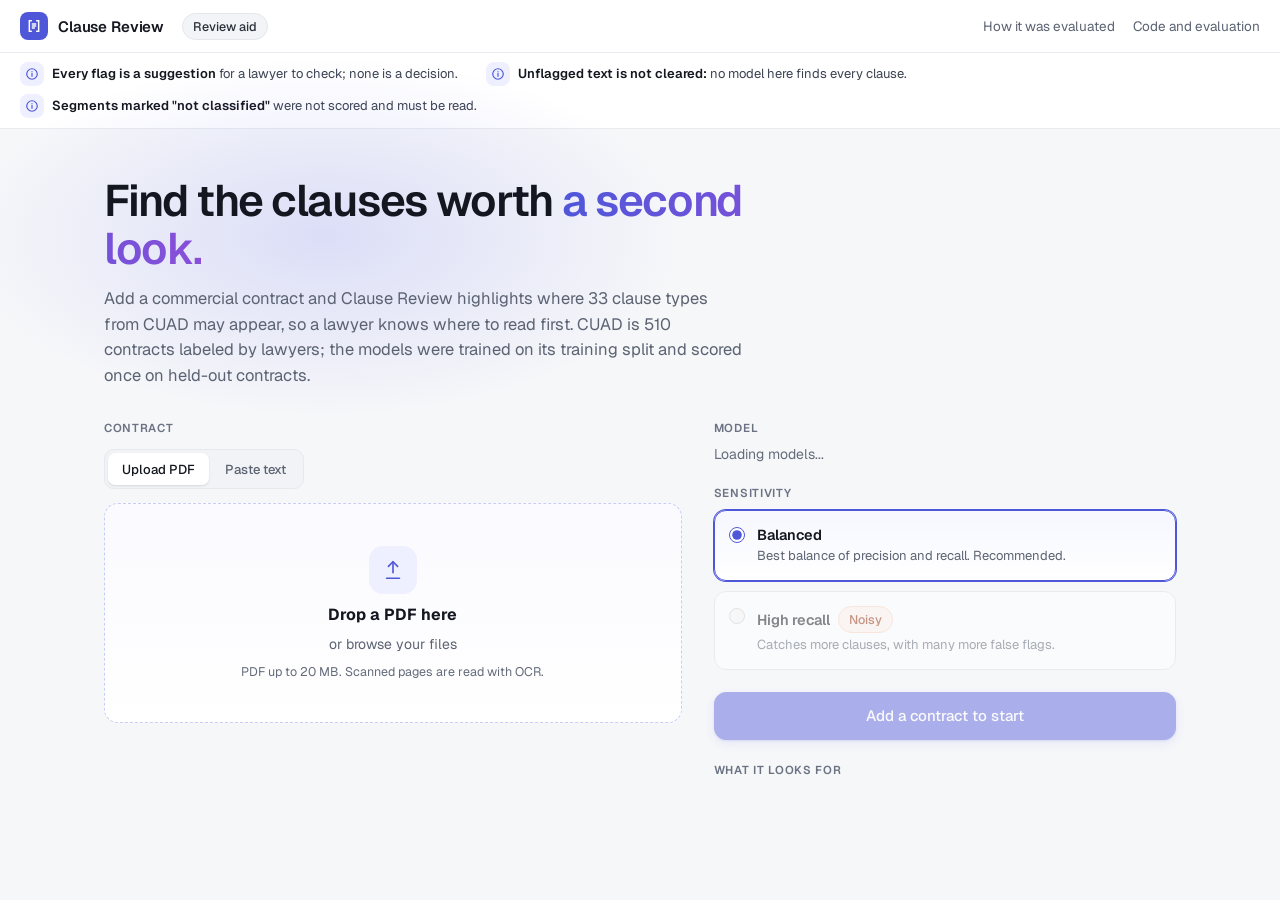
<file: web/index.html>
<!doctype html>
<html lang="en">
<head>
  <meta charset="utf-8">
  <meta name="viewport" content="width=device-width, initial-scale=1">
  <title>Clause Review</title>
  <meta name="description" content="A contract review aid: highlights 33 CUAD clause types for a lawyer to check.">
  <link rel="preconnect" href="https://fonts.googleapis.com">
  <link rel="preconnect" href="https://fonts.gstatic.com" crossorigin>
  <link rel="stylesheet" href="https://fonts.googleapis.com/css2?family=Geist:wght@400;500;600;700&family=Geist+Mono:wght@400;500&family=Newsreader:opsz,wght@6..72,400;6..72,500;6..72,600&display=swap">
  <link rel="stylesheet" href="styles.css">
</head>
<body>
  <header class="top" id="top"></header>
  <div class="notice" id="notices" role="note" aria-label="How to read results"></div>
  <main id="app"></main>
  <div class="toast" id="toast" role="status" hidden></div>
  <script src="config.js"></script>
  <script src="app.js"></script>
</body>
</html>
</file>
<file: web/styles.css>
:root {
  --bg: #F6F7F9; --panel: #FFFFFF; --ink: #14171F; --ink2: #2A2F3A; --muted: #5B6372; --faint: #646C7B;
  --line: #E3E6EB; --line2: #EEF0F3; --soft: #F1F3F6;
  --accent: #4F57D9; --accent-d: #434BC8; --accent-ink: #232A94; --accent-bg: #EEF0FF; --accent-bg2: #F4F5FF;
  --warn: #9A3412; --warn-bg: #FFF3EC; --warn-line: #FBD5BF;
  --bad: #C2311F; --bad-ink: #A3241A; --bad-bg: #FFF1EF; --bad-line: #F3C3BD;
  --ok: #1D6B47; --ok-bg: #E8F6EF; --ok-line: #BFE3CF;
  --sans: "Geist", system-ui, -apple-system, "Segoe UI", sans-serif;
  --mono: "Geist Mono", ui-monospace, Menlo, monospace;
  --serif: "Newsreader", Georgia, "Times New Roman", serif;
}
* { box-sizing: border-box; }
body { margin: 0; background: var(--bg); color: var(--ink); font-family: var(--sans); font-size: 14px; -webkit-font-smoothing: antialiased; }
a { color: #4047C9; } a:hover { color: #2F36A8; }
h1, h2, h3, p { margin: 0; }
button { font: inherit; }
[hidden] { display: none !important; }
.num { font-family: var(--mono); font-variant-numeric: tabular-nums; }
.label { font-size: 11.5px; font-weight: 600; letter-spacing: .06em; text-transform: uppercase; color: #6B7383; }
.muted { color: var(--muted); } .faint { color: var(--faint); }
.sr { position: absolute; width: 1px; height: 1px; overflow: hidden; clip: rect(0 0 0 0); white-space: nowrap; }

/* Top bar and notices */
.top { position: sticky; top: 0; z-index: 5; display: flex; flex-wrap: wrap; align-items: center; gap: 10px 14px;
  padding: 12px 20px; background: #fff; box-shadow: 0 1px 0 #E8EBF0; }
.brand { display: flex; align-items: center; gap: 10px; font-weight: 600; font-size: 15px; color: var(--ink);
  text-decoration: none; letter-spacing: -.01em; background: none; border: 0; cursor: pointer; padding: 0; }
.brand:hover { color: var(--ink); }
.logo { width: 28px; height: 28px; border-radius: 8px; background: var(--accent); display: inline-flex; align-items: center; justify-content: center; flex: none; }
.divider { width: 1px; height: 22px; background: #E6E8EE; margin: 0 4px; }
.chip { display: inline-flex; align-items: center; gap: 8px; height: 36px; padding: 0 12px; border-radius: 9px; background: var(--soft);
  border: 1px solid #E6E8EE; color: #3B4250; font-size: 13px; min-width: 0; max-width: 380px; }
.chip .name { color: var(--ink); overflow: hidden; text-overflow: ellipsis; white-space: nowrap; }
.top-right { margin-left: auto; display: flex; flex-wrap: wrap; align-items: center; gap: 8px; }
.links { display: flex; gap: 18px; font-size: 13.5px; }
.links a { color: var(--muted); text-decoration: none; } .links a:hover { color: var(--ink); text-decoration: underline; }
.notice { display: flex; flex-wrap: wrap; gap: 8px 28px; padding: 10px 20px; background: #fff; border-bottom: 1px solid #E8EBF0; color: #3B4250; font-size: 13px; line-height: 1.4; }
.notice > span { display: inline-flex; gap: 8px; align-items: center; }
.notice b { color: var(--ink); font-weight: 600; }
.notice .ic { width: 24px; height: 24px; padding: 5px; border-radius: 8px; background: var(--accent-bg); color: var(--accent); flex: none; display: inline-flex; }

/* Controls */
.btn { height: 36px; padding: 0 14px; border-radius: 10px; border: 1px solid #D5D9E0; background: #fff; color: var(--ink); font-size: 13px; font-weight: 500;
  display: inline-flex; align-items: center; justify-content: center; gap: 8px; cursor: pointer; white-space: nowrap; text-decoration: none; }
.btn:hover { background: #F4F5F8; border-color: #C3C8D3; }
.btn-p { background: var(--accent); border-color: var(--accent); color: #fff; box-shadow: 0 1px 2px rgba(79,87,217,.3), 0 4px 12px rgba(79,87,217,.2); }
.btn-p:hover { background: var(--accent-d); border-color: var(--accent-d); color: #fff; }
.btn-g { background: transparent; border-color: transparent; color: var(--muted); }
.btn[disabled] { opacity: .45; cursor: not-allowed; }
.btn.icon { width: 36px; padding: 0; }
.btn.lg { height: 48px; padding: 0 22px; font-size: 15px; border-radius: 12px; }
.sel { font-size: 13px; height: 36px; padding: 0 10px; border-radius: 9px; border: 1px solid #D5D9E0; background: #fff; color: var(--ink); }
.sw { display: inline-flex; padding: 3px; border-radius: 10px; background: var(--soft); border: 1px solid #E6E8EE; gap: 2px; }
.sw button { font-size: 13px; font-weight: 500; height: 30px; padding: 0 12px; border: 0; border-radius: 7px; background: transparent; color: var(--muted); cursor: pointer; }
.sw button:hover { color: var(--ink); }
.sw button[aria-pressed="true"] { background: #fff; color: var(--ink); box-shadow: 0 1px 2px rgba(20,23,31,.12); }
.sw button.warn[aria-pressed="true"] { background: #FFF0E6; color: var(--warn); }
.pill { display: inline-flex; align-items: center; gap: 6px; font-size: 12.5px; font-weight: 500; padding: 4px 10px; border-radius: 999px; background: #F3F4F7; color: var(--ink2); border: 1px solid var(--line); }
.pill.ok { color: var(--ok); border-color: var(--ok-line); background: var(--ok-bg); }
.pill.bad { color: var(--bad-ink); border-color: var(--bad-line); background: #FDECEA; }
.pill.warn { color: var(--warn); border-color: var(--warn-line); background: var(--warn-bg); }
.kbd { font-family: var(--mono); font-size: 11px; padding: 1px 6px; border-radius: 5px; border: 1px solid #D5D9E0; border-bottom-width: 2px; background: #fff; color: #3B4250; }
.card { background: #fff; border: 1px solid var(--line); border-radius: 14px; padding: 16px; display: flex; flex-direction: column; gap: 10px; box-shadow: 0 1px 2px rgba(20,23,31,.04); }
.menu { position: relative; }
.menu-list { position: absolute; right: 0; top: 42px; z-index: 6; min-width: 200px; background: #fff; border: 1px solid var(--line); border-radius: 12px;
  box-shadow: 0 12px 32px rgba(20,23,31,.14); padding: 6px; display: flex; flex-direction: column; }
.menu-list button { text-align: left; border: 0; background: transparent; padding: 9px 10px; border-radius: 8px; cursor: pointer; font-size: 13.5px; color: var(--ink2); }
.menu-list button:hover { background: var(--soft); }
.toast { position: fixed; left: 50%; bottom: 24px; transform: translateX(-50%); z-index: 9; background: var(--ink); color: #fff; padding: 10px 16px; border-radius: 10px; font-size: 13px; }

/* Start view */
.start { max-width: 1120px; margin: 0 auto; padding: 48px 24px 72px; display: grid; grid-template-columns: minmax(0, 1.25fr) minmax(0, 1fr); gap: 32px; }
.hero { position: relative; isolation: isolate; grid-column: 1 / -1; display: flex; flex-direction: column; gap: 14px; max-width: 720px; }
.hero::before { content: ""; position: absolute; left: -140px; top: -120px; width: 720px; height: 360px; z-index: -1; pointer-events: none;
  background: radial-gradient(closest-side, rgba(99,107,240,.18), rgba(99,107,240,0)); }
.hero h1 { font-size: 44px; line-height: 1.08; letter-spacing: -.03em; font-weight: 600; }
.grad { background: linear-gradient(90deg, #4F57D9, #8A4FD9); -webkit-background-clip: text; background-clip: text; color: transparent; }
.hero p { font-size: 16.5px; line-height: 1.55; color: var(--muted); max-width: 640px; }
.tabs { display: inline-flex; gap: 2px; padding: 3px; border-radius: 10px; background: var(--soft); border: 1px solid #E6E8EE; align-self: flex-start; }
.tabs button { height: 32px; padding: 0 14px; border: 0; border-radius: 7px; background: transparent; color: var(--muted); cursor: pointer; font-size: 13px; font-weight: 500; }
.tabs button[aria-selected="true"] { background: #fff; color: var(--ink); box-shadow: 0 1px 2px rgba(20,23,31,.12); }
.drop { border: 1.5px dashed #C9CDF6; border-radius: 14px; background: linear-gradient(180deg, #FAFAFF, #fff); min-height: 220px; display: flex; flex-direction: column;
  align-items: center; justify-content: center; gap: 10px; padding: 24px; text-align: center; cursor: pointer; color: var(--muted); }
.drop.over { border-color: var(--accent); background: var(--accent-bg2); }
.drop.has { border-style: solid; border-color: var(--accent); }
.drop strong { color: var(--ink); font-size: 16px; }
.drop .big { width: 48px; height: 48px; border-radius: 14px; background: var(--accent-bg); color: var(--accent); display: inline-flex; align-items: center; justify-content: center; }
textarea.paste { width: 100%; min-height: 220px; resize: vertical; border: 1px solid #D5D9E0; border-radius: 14px; padding: 14px 16px; font-family: var(--serif); font-size: 16px; line-height: 1.6; color: var(--ink2); }
.opt { display: flex; gap: 12px; align-items: flex-start; padding: 14px; border-radius: 12px; border: 1px solid #DCE0E6; background: #fff; cursor: pointer; }
.opt:hover { border-color: #C3C8D3; }
.opt.on { border-color: var(--accent); background: linear-gradient(180deg, #F6F7FF, #fff); box-shadow: 0 0 0 1px var(--accent); }
.opt.on.warnopt { border-color: #E08A50; box-shadow: 0 0 0 1px #E08A50; background: linear-gradient(180deg, #FFF8F3, #fff); }
.opt input { accent-color: var(--accent); width: 16px; height: 16px; margin: 2px 0 0; }
.opt .t { font-weight: 600; font-size: 14.5px; display: flex; gap: 8px; align-items: center; flex-wrap: wrap; }
.opt .d { color: var(--muted); font-size: 13px; line-height: 1.45; margin-top: 3px; }
.side { display: flex; flex-direction: column; gap: 22px; }
.chips { display: flex; flex-wrap: wrap; gap: 6px; }
.chips span { font-size: 12.5px; padding: 4px 10px; border-radius: 999px; background: #fff; border: 1px solid var(--line); color: var(--ink2); }

/* Errors */
.err { display: flex; gap: 12px; align-items: flex-start; border: 1px solid var(--bad-line); background: var(--bad-bg); border-radius: 12px; padding: 12px 14px; color: #5A1A12; }
.err .ic { color: var(--bad); flex: none; margin-top: 1px; }
.err b { display: block; color: var(--bad-ink); margin-bottom: 2px; }
.err .acts { display: flex; gap: 8px; margin-top: 10px; }

/* Loading */
.loading { max-width: 620px; margin: 64px auto; padding: 0 24px; }
.loading .card { padding: 28px; gap: 18px; }
.spinner { width: 40px; height: 40px; border-radius: 50%; border: 3px solid var(--accent-bg); border-top-color: var(--accent); animation: spin 1s linear infinite; }
@keyframes spin { to { transform: rotate(360deg); } }
.steps { list-style: none; margin: 0; padding: 0; display: flex; flex-direction: column; gap: 12px; }
.steps li { display: flex; gap: 12px; align-items: flex-start; }
.dot { width: 20px; height: 20px; border-radius: 50%; flex: none; display: inline-flex; align-items: center; justify-content: center; margin-top: 1px; }
.dot.done { background: var(--ok-bg); color: var(--ok); }
.dot.now { border: 2px solid var(--accent); border-top-color: transparent; animation: spin 1s linear infinite; }
.elapsed { font-size: 32px; font-weight: 600; letter-spacing: -.02em; }

/* Results */
.shell { display: grid; grid-template-columns: 280px minmax(0, 1fr) 340px; min-height: calc(100vh - 110px); }
.left, .right { background: #fff; padding: 22px 18px; display: flex; flex-direction: column; gap: 22px; min-width: 0; }
.left { border-right: 1px solid var(--line); position: sticky; top: 61px; align-self: start; height: calc(100vh - 61px); overflow: auto; }
.right { border-left: 1px solid var(--line); padding: 22px 20px; gap: 18px; position: sticky; top: 61px; align-self: start; max-height: calc(100vh - 61px); overflow: auto; }
.left > section + section { padding-top: 18px; border-top: 1px solid var(--line2); }
.stat { font-size: 44px; font-weight: 600; letter-spacing: -.03em; line-height: 1; background: linear-gradient(180deg, #14171F, #3B4250); -webkit-background-clip: text; background-clip: text; color: transparent; }
.strip { display: flex; align-items: flex-end; gap: 1px; height: 22px; }
.strip span { flex: 1; height: 12px; border-radius: 2px; background: #E6E8EE; min-width: 1px; }
.strip span.f { height: 22px; background: #7C83EC; }
.strip span.f.on { background: #2C33A8; }
.strip span.nc { height: 22px; background: var(--bad); }
.ct { width: 100%; display: flex; justify-content: space-between; align-items: center; gap: 8px; min-height: 36px; padding: 0 10px; border: 0; border-radius: 10px;
  background: transparent; color: var(--ink2); cursor: pointer; font-size: 13.5px; text-align: left; }
.ct:hover { background: #F2F3F7; }
.ct.on { background: var(--accent-bg); color: var(--accent-ink); font-weight: 500; }
.cnt { font-family: var(--mono); font-size: 11.5px; min-width: 20px; height: 20px; padding: 0 6px; border-radius: 7px; background: var(--soft); color: #3B4250; display: inline-flex; align-items: center; justify-content: center; flex: none; }
.ct.on .cnt { background: var(--accent); color: #fff; }
.nf { list-style: none; margin: 0; padding: 4px 10px 0; display: flex; flex-direction: column; gap: 6px; font-size: 13px; color: var(--faint); }
.meter { position: relative; height: 6px; border-radius: 3px; background: #E6E8EE; }
.meter .fill { position: absolute; inset: 0 auto 0 0; border-radius: 3px; background: #C3C8D3; }
.meter .mark { position: absolute; top: -3px; width: 2px; height: 12px; border-radius: 1px; background: #3B4250; }
.kv { display: grid; grid-template-columns: 1fr auto; gap: 6px 12px; font-size: 13px; }

.center { min-width: 0; padding: 28px 24px 56px; display: flex; flex-direction: column; align-items: center; gap: 16px;
  background-color: #F3F4F7; background-image: radial-gradient(#D8DCE4 1px, transparent 1px); background-size: 22px 22px; }
.banner { width: 100%; max-width: 780px; }
.banner.warn { border: 1px solid var(--warn-line); background: #fff; border-radius: 14px; padding: 16px 18px; display: flex; flex-direction: column; gap: 10px; color: #5B2A10; }
.banner.warn h3 { color: var(--warn); font-size: 15px; }
.banner.warn .warn-ic { color: #C2410C; flex: none; margin-top: 1px; }
.prec { display: grid; grid-template-columns: auto 1fr; gap: 8px 18px; font-size: 13px; align-items: center; }
.precrow { display: flex; align-items: center; gap: 10px; flex-wrap: wrap; }
.dots { display: inline-flex; gap: 3px; flex-wrap: wrap; }
.dots span { width: 9px; height: 9px; border-radius: 50%; border: 1.5px solid #8A9A8F; }
.dots span.on { background: #1D6B47; border-color: #1D6B47; }
.below { display: flex; flex-wrap: wrap; gap: 8px; align-items: center; line-height: 1.5; }
.below b { color: #3B2210; }
.paper { width: 100%; max-width: 780px; background: #fff; color: #1D1F24; border-radius: 14px; border: 1px solid #ECEDF1; padding: clamp(24px,6vw,56px) clamp(20px,7vw,72px) 64px;
  box-shadow: 0 1px 2px rgba(20,23,31,.05), 0 12px 40px rgba(20,23,31,.08); display: flex; flex-direction: column; gap: 12px; }
.dtitle { font-family: var(--serif); font-size: 28px; font-weight: 600; line-height: 1.3; text-align: center; letter-spacing: -.01em; overflow-wrap: anywhere; }
.dsub { text-align: center; font-size: 12px; color: #5F6675; margin-bottom: 14px; }
.seg { position: relative; border-radius: 10px; padding: 12px 16px; margin: 0 -16px; scroll-margin-top: 90px; transition: background .2s, box-shadow .2s; }
.doc { font-family: var(--serif); font-size: 17.5px; line-height: 1.7; white-space: pre-wrap; overflow-wrap: anywhere; }
.seg.dim .doc { color: #5F6675; }
.seg.f { background: var(--accent-bg2); box-shadow: inset 0 0 0 1px #DDE0FB; cursor: pointer; }
.seg.f.on { background: #EDEFFF; box-shadow: 0 0 0 2px var(--accent), 0 8px 24px rgba(79,87,217,.15); }
.seg.nc { background: var(--bad-bg); box-shadow: inset 0 0 0 1.5px #D2402F; cursor: pointer; }
.seg.nc.on { box-shadow: 0 0 0 2px var(--bad); }
.tags { display: flex; flex-wrap: wrap; gap: 6px; align-items: center; margin-bottom: 8px; font-family: var(--sans); }
.mk { width: 24px; height: 24px; border-radius: 8px; background: var(--accent); color: #fff; font-size: 12.5px; font-weight: 600; display: inline-flex; align-items: center; justify-content: center; box-shadow: 0 2px 6px rgba(79,87,217,.35); }
.sn { font-family: var(--mono); font-size: 12px; color: var(--muted); margin-right: 2px; }
.tag { display: inline-flex; align-items: center; gap: 6px; font-size: 13px; font-weight: 600; padding: 4px 11px; border-radius: 999px; line-height: 1.35; }
.tag .num { font-size: 12px; font-weight: 500; padding: 1px 6px; border-radius: 999px; margin-right: -5px; }
.t-hi { background: var(--accent); color: #fff; } .t-hi .num { background: rgba(255,255,255,.22); }
.t-mid { background: #E3E6FF; color: var(--accent-ink); } .t-mid .num { background: #fff; }
.t-lo { background: #fff; color: #2C3399; border: 1px dashed #9097E6; } .t-lo .num { background: var(--accent-bg); }
.t-nc { background: var(--bad); color: #fff; }
.gap { font-size: 12.5px; color: #5F6675; background: transparent; border: 0; display: flex; align-items: center; gap: 12px; width: 100%; padding: 4px 0; cursor: pointer; min-height: 36px; }
.gap::before, .gap::after { content: ""; flex: 1; border-top: 1px dashed #DDE1E8; }
.gap b { font-weight: 500; color: var(--accent); }
.gap:hover b { text-decoration: underline; }
.pgbreak { display: flex; align-items: center; gap: 10px; font-size: 12px; color: #5F6675; margin: 6px 0; }
.pgbreak::before, .pgbreak::after { content: ""; flex: 1; border-top: 1px solid #E6E8EE; }
.end { text-align: center; font-size: 12px; color: #5F6675; margin-top: 10px; }
.ring { width: 76px; height: 76px; border-radius: 50%; display: grid; place-items: center; flex: none; }
.ring-in { width: 62px; height: 62px; border-radius: 50%; background: #fff; display: grid; place-items: center; font-size: 16px; font-weight: 600; box-shadow: inset 0 0 0 1px #EEF0F4; }
.excerpt { font-family: var(--serif); font-size: 15px; line-height: 1.6; color: var(--ink2); white-space: pre-wrap; overflow-wrap: anywhere; }
.also { display: flex; flex-direction: column; gap: 8px; }
.also .row { display: flex; justify-content: space-between; gap: 10px; font-size: 13px; }
.bar { height: 6px; border-radius: 3px; background: #E6E8EE; overflow: hidden; } .bar > div { height: 100%; background: var(--accent); }
.keys { margin-top: auto; padding-top: 16px; border-top: 1px solid var(--line); display: grid; grid-template-columns: auto 1fr; gap: 8px 12px; align-items: center; font-size: 13px; }

/* Compare */
.compare { max-width: 1120px; margin: 0 auto; padding: 28px 24px 64px; display: grid; grid-template-columns: minmax(0, 1fr) 340px; gap: 24px; align-items: start; }
.compare .head { grid-column: 1 / -1; display: flex; flex-wrap: wrap; gap: 16px; align-items: flex-end; justify-content: space-between; }
.counts { display: flex; flex-wrap: wrap; gap: 10px; }
.counts .card { padding: 12px 14px; gap: 2px; min-width: 120px; }
.counts .card .num { font-size: 22px; font-weight: 600; }
.counts button.count { text-align: left; cursor: pointer; color: inherit; }
.counts button.count:hover { border-color: #C3C8D3; }
.counts button.count.on { border-color: var(--accent); box-shadow: 0 0 0 1px var(--accent); background: var(--accent-bg2); }
table.cmp { width: 100%; border-collapse: separate; border-spacing: 0; background: #fff; border: 1px solid var(--line); border-radius: 14px; overflow: hidden; font-size: 13.5px; }
table.cmp th { text-align: left; font-weight: 600; font-size: 12px; color: #6B7383; padding: 10px 14px; border-bottom: 1px solid var(--line); background: #FAFBFC; }
table.cmp td { padding: 10px 14px; border-bottom: 1px solid var(--line2); vertical-align: top; }
table.cmp tr:last-child td { border-bottom: 0; }
table.cmp tr.pick { cursor: pointer; } table.cmp tr.pick:hover td { background: #FAFAFF; } table.cmp tr.on td { background: var(--accent-bg2); }
table.cmp button.rowbtn { all: unset; cursor: pointer; font-weight: 500; color: var(--ink); }
table.cmp button.rowbtn:focus-visible { outline: 2px solid var(--accent); outline-offset: 2px; }

/* Phone */
@media (max-width: 1100px) {
  .shell { grid-template-columns: 250px minmax(0, 1fr); }
  .right { grid-column: 1 / -1; position: static; max-height: none; border-left: 0; border-top: 1px solid var(--line); }
  .keys { display: none; }
}
@media (max-width: 760px) {
  .top { padding: 10px 14px; }
  .chip, .divider, .links .hide-sm { display: none; }
  .notice { padding: 8px 14px; font-size: 12px; }
  .start { grid-template-columns: 1fr; padding: 28px 16px 56px; }
  .hero h1 { font-size: 32px; }
  .shell { display: flex; flex-direction: column; }
  .left { border-right: 0; border-bottom: 1px solid var(--line); padding: 16px; gap: 14px; position: static; height: auto; overflow: visible; }
  .left .found-list { flex-direction: row !important; flex-wrap: nowrap; overflow-x: auto; gap: 6px !important; }
  .left .found-list .ct { width: auto; flex: none; border: 1px solid var(--line); }
  .left .nf-sec, .left .about { display: none; }
  .center { padding: 16px 10px 40px; }
  .paper { padding: 22px 18px 40px; }
  .seg { margin: 0 -8px; padding: 10px 10px; }
  .doc { font-size: 16px; }
  .right { position: sticky; bottom: 0; top: auto; z-index: 4; padding: 12px 16px; gap: 10px; box-shadow: 0 -8px 24px rgba(20,23,31,.08); max-height: 45vh; }
  .right .card.excerpt-card, .right .also-wrap, .right .copy-row { display: none; }
  .compare { grid-template-columns: 1fr; padding: 20px 12px 48px; }
}
</file>
